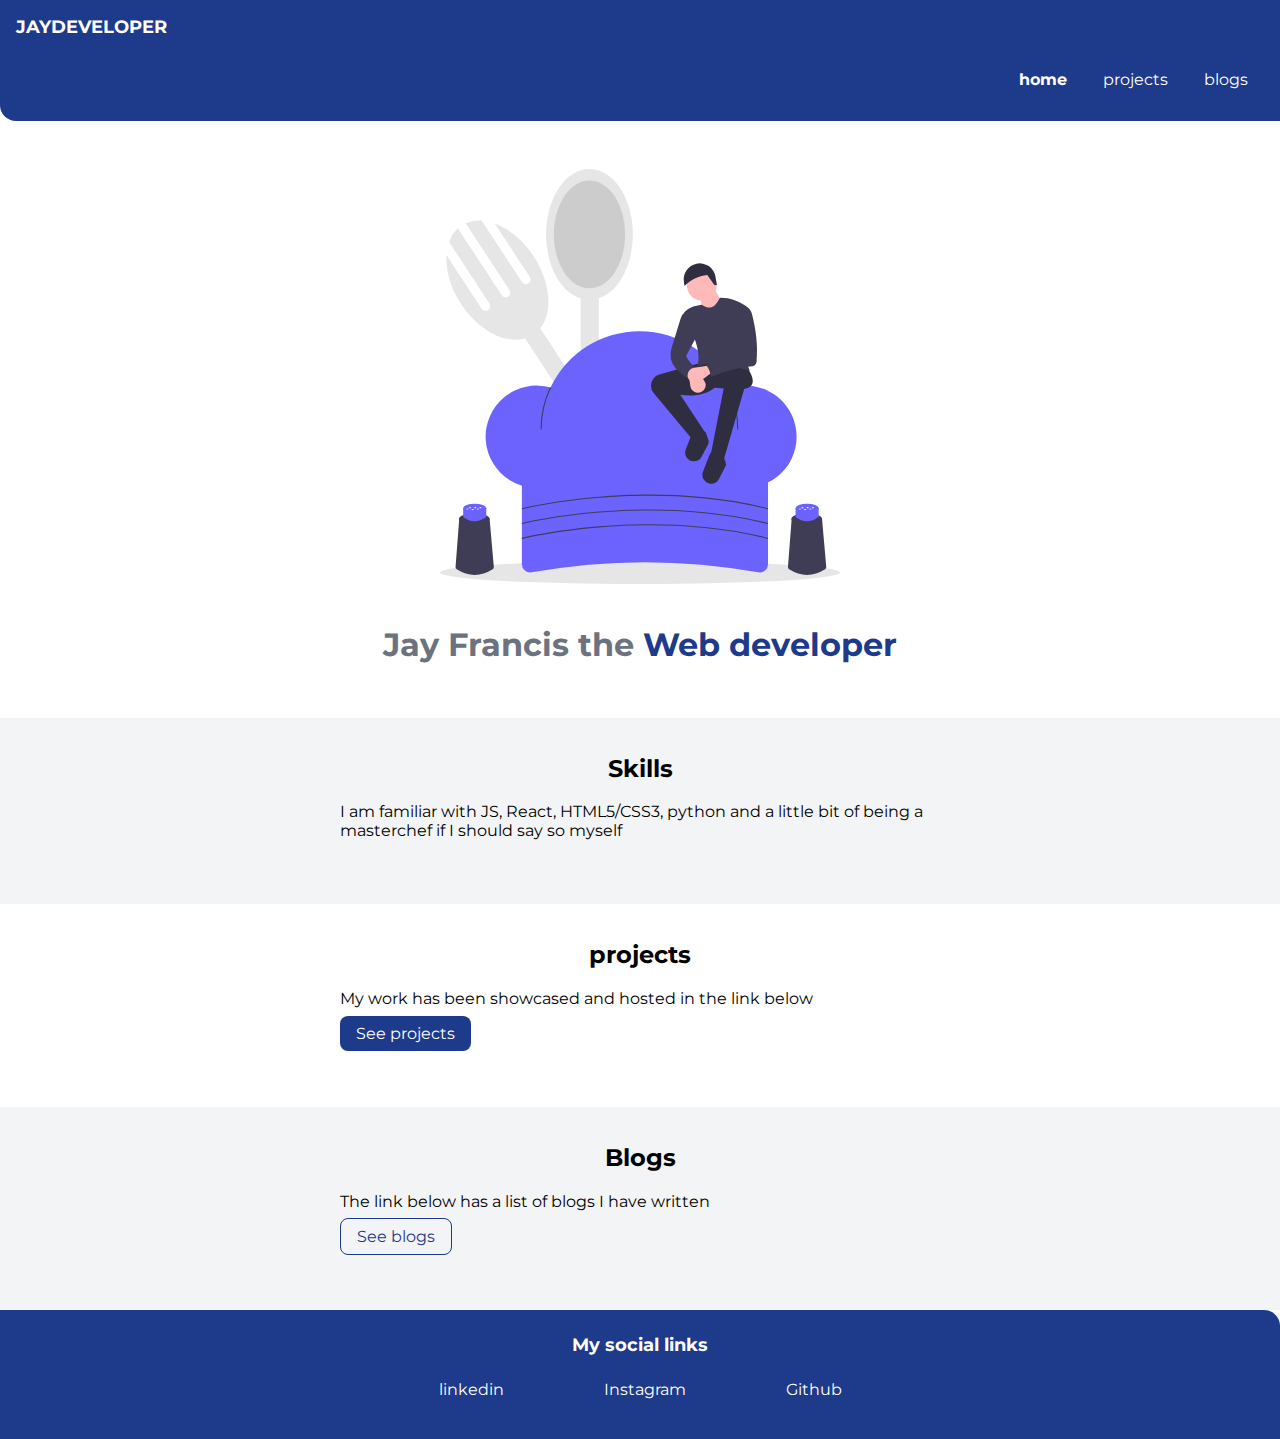
<file: index.html>
<!DOCTYPE html>
<html lang="en">
<head>
    <meta charset="UTF-8">
    <meta http-equiv="X-UA-Compatible" content="IE=edge">
    <meta name="viewport" content="width=device-width, initial-scale=1.0">
    <title>Home | Jay francis</title>
    <link href="/styles.css" rel="stylesheet" />
</head>
<body>
    <nav class="navigation">
        <div class="container">
            <div class="brand">JAYDEVELOPER</div>
            <ul class="nav-options">
                <li class="inline-list"><a class="link link-active" href="index.html">home</a></li>
                <li class="inline-list"><a class="link" href="projects.html">projects</a></li>
                <li class="inline-list"><a class="link" href="blogs.html">blogs</a></li>
            </ul>
        </div>


    </nav>

    <header class="container hero">
        <img class="hero-img" src="/images/hero.svg" />
        <h1>Jay Francis the <span class="hero-inverted" >Web developer</span></h1>
    </header>

    <section class="secondary-sec">
        <div class="container container-centre ">
            
            <h2>Skills</h2>
            <p>I am familiar with JS, React, HTML5/CSS3, python and a little bit of being a masterchef if I should say so myself</p>
        
        </div>
    </section>

    <section class="section">
        <div class="container container-centre">

            <h2>projects</h2>
            <p>My work has been showcased and hosted in the link below</p>
            <a class="link primary-link" href="/projects.html">See projects</a>
        </div>
    </section>

    <section class="secondary-sec">
        <div class="container container-centre ">
            
            <h2>Blogs</h2>
            <p>The link below has a list of blogs I have written</p>
            <a class="link secondary-link" href="/blogs.html">See blogs</a>
        
        </div>
    </section>

    <footer class="footer">
        <div class="footer-header">My social links</div>
        <ul class="social-links">
            <li class="inline-list"><a class="link" href="https://www.linkedin.com/in/jaideep-francis-76a5a51b3/">linkedin</a> </li>
            <li class="inline-list"><a class="link" href="https://www.instagram.com/not_so_deep/">Instagram</a> </li>
            <li class="inline-list"><a class="link" href="https://github.com/jayfranco999">Github</a> </li>

        </ul>
    </footer>
</body>
</html>
</file>
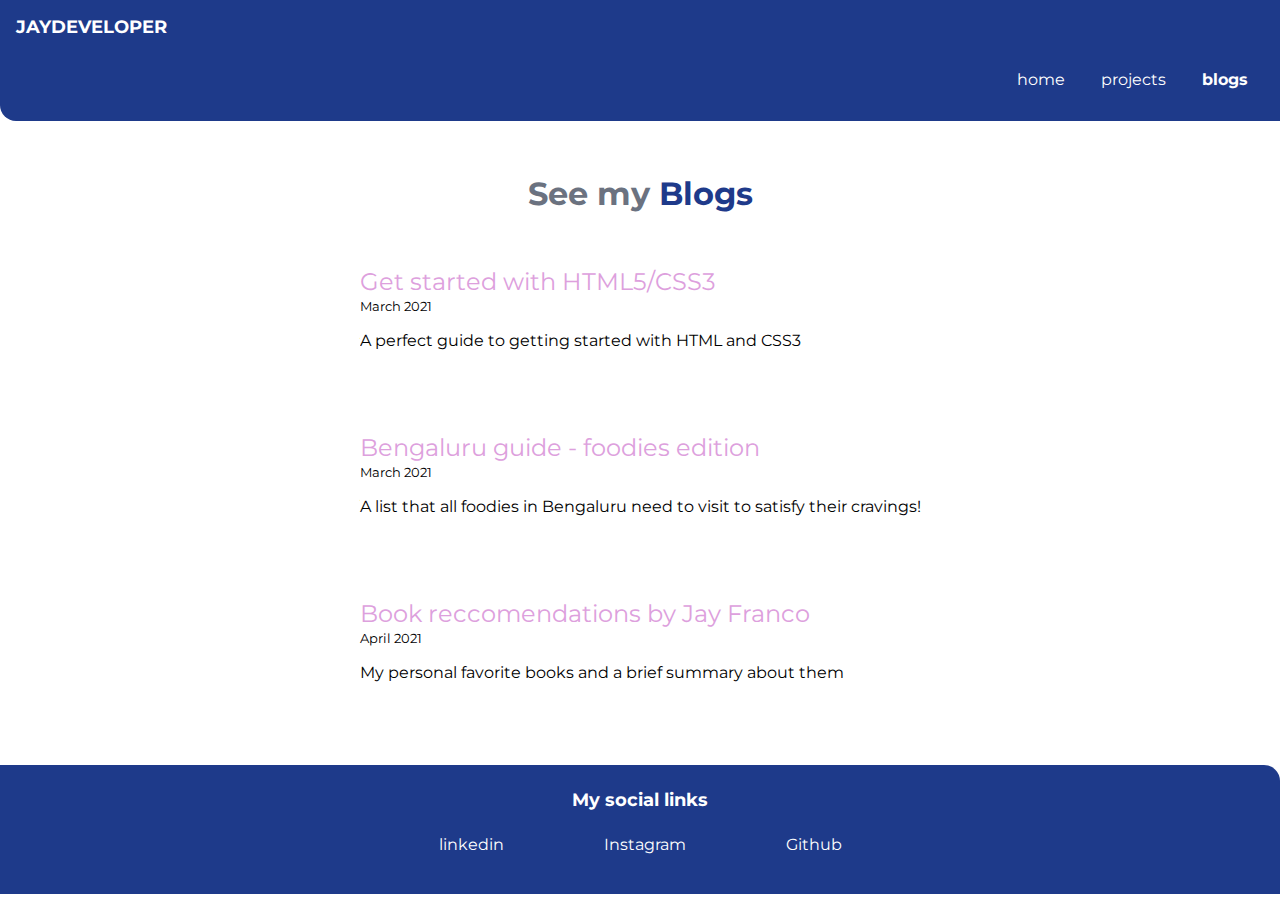
<file: blogs.html>
<!DOCTYPE html>
<html lang="en">

<head>
    <meta charset="UTF-8">
    <meta http-equiv="X-UA-Compatible" content="IE=edge">
    <meta name="viewport" content="width=device-width, initial-scale=1.0">
    <title>Blogs | Jay Franco</title>
    <link href="/styles.css" rel="stylesheet" />

</head>

<body>
    <nav class="navigation">
        <div class="container">
            <div class="brand">JAYDEVELOPER</div>
            <ul class="nav-options">
                <li class="inline-list"><a class="link " href="index.html">home</a></li>
                <li class="inline-list"><a class="link" href="projects.html">projects</a></li>
                <li class="inline-list"><a class="link link-active" href="blogs.html">blogs</a></li>
            </ul>
        </div>


    </nav>

    <header class="container hero">
        <h1>See my <span class="hero-inverted">Blogs</span></h1>
    </header>

    <ul class="unordered-list">
        <li class="container container-centre">
            <a href="webdes.html" class="link blog-link">Get started with HTML5/CSS3</a>
            <br>
            <small>March 2021</small>
            <p>A perfect guide to getting started with HTML and CSS3</p>
            <br>

        </li>

        <li class="container container-centre">
            <a href="foodies.html" class="link blog-link">Bengaluru guide - foodies edition</a>
            <br>
            <small>March 2021</small>
            <p>A list that all foodies in Bengaluru need to visit to satisfy their cravings!</p>
            <br>
        </li>

        <li class="container container-centre">
            <a href="books.html" class="link blog-link">Book reccomendations by Jay Franco</a>
            <br>
            <small>April 2021</small>
            <p>My personal favorite books and a brief summary about them</p>
            <br>
        </li>



    </ul>
    <footer class="footer">
        <div class="footer-header">My social links</div>
        <ul class="social-links">
            <li class="inline-list"><a class="link"
                    href="https://www.linkedin.com/in/jaideep-francis-76a5a51b3/">linkedin</a> </li>
            <li class="inline-list"><a class="link" href="https://www.instagram.com/not_so_deep/">Instagram</a> </li>
            <li class="inline-list"><a class="link" href="https://github.com/jayfranco999">Github</a> </li>

        </ul>
    </footer>




</body>

</html>
</file>
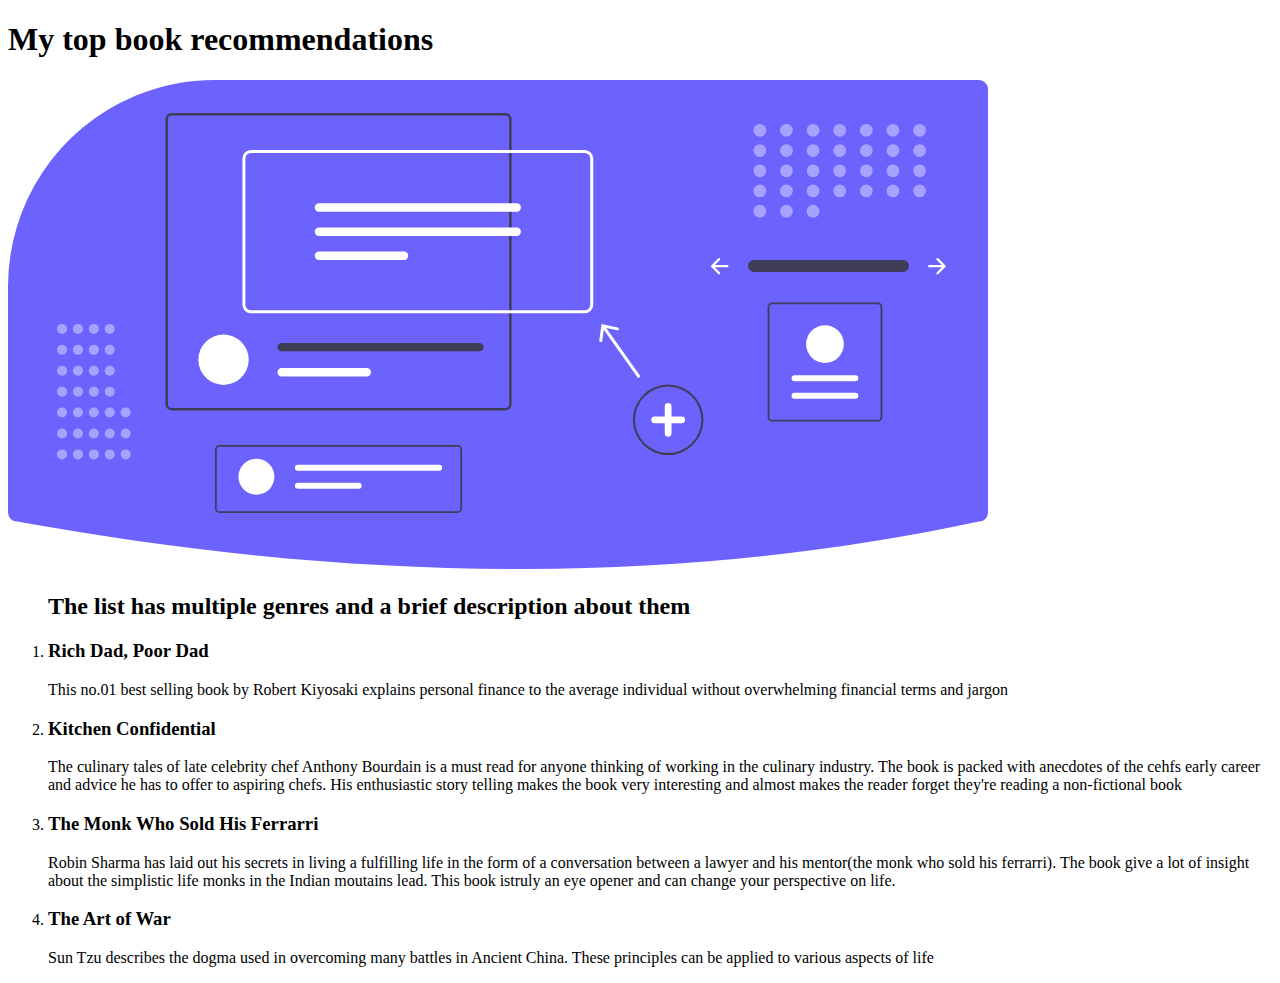
<file: books.html>
<!DOCTYPE html>
<html lang="en">
<head>
    <meta charset="UTF-8">
    <meta http-equiv="X-UA-Compatible" content="IE=edge">
    <meta name="viewport" content="width=device-width, initial-scale=1.0">
    <title>My library</title>
</head>
<body>
    <h1>My top book recommendations</h1>
    <img src="images/design.svg"/>

    <ol>

        <h2>The list has multiple genres and a brief description about them</h2>

        <li>
            <h3>Rich Dad, Poor Dad</h3>
            <p>This no.01 best selling book by Robert Kiyosaki explains personal finance to the average individual without overwhelming financial terms and jargon</p>
        </li>
        <li>
            <h3>Kitchen Confidential</h3>
            <p>The culinary tales of late celebrity chef Anthony Bourdain is a must read for anyone thinking of working in the culinary industry. The book is packed with anecdotes of the cehfs early career and advice he has to offer to aspiring chefs. His enthusiastic story telling makes the book very interesting and almost makes the reader forget they're reading a non-fictional book</p>
        </li>
        <li>
            <h3>The Monk Who Sold His Ferrarri</h3>
            <p>Robin Sharma has laid out his secrets in living a fulfilling life in the form of a conversation between a lawyer and his mentor(the monk who sold his ferrarri). The book give a lot of insight about the simplistic life monks in the Indian moutains lead. This book istruly an eye opener and can change your perspective on life.</p>
        </li>
        <li>
            <h3>The Art of War</h3>
            <p>Sun Tzu describes the dogma used in overcoming many battles in Ancient China. These principles can be applied to various aspects of life</p>
        </li>

    
    </ol>
</body>
</html>
</file>
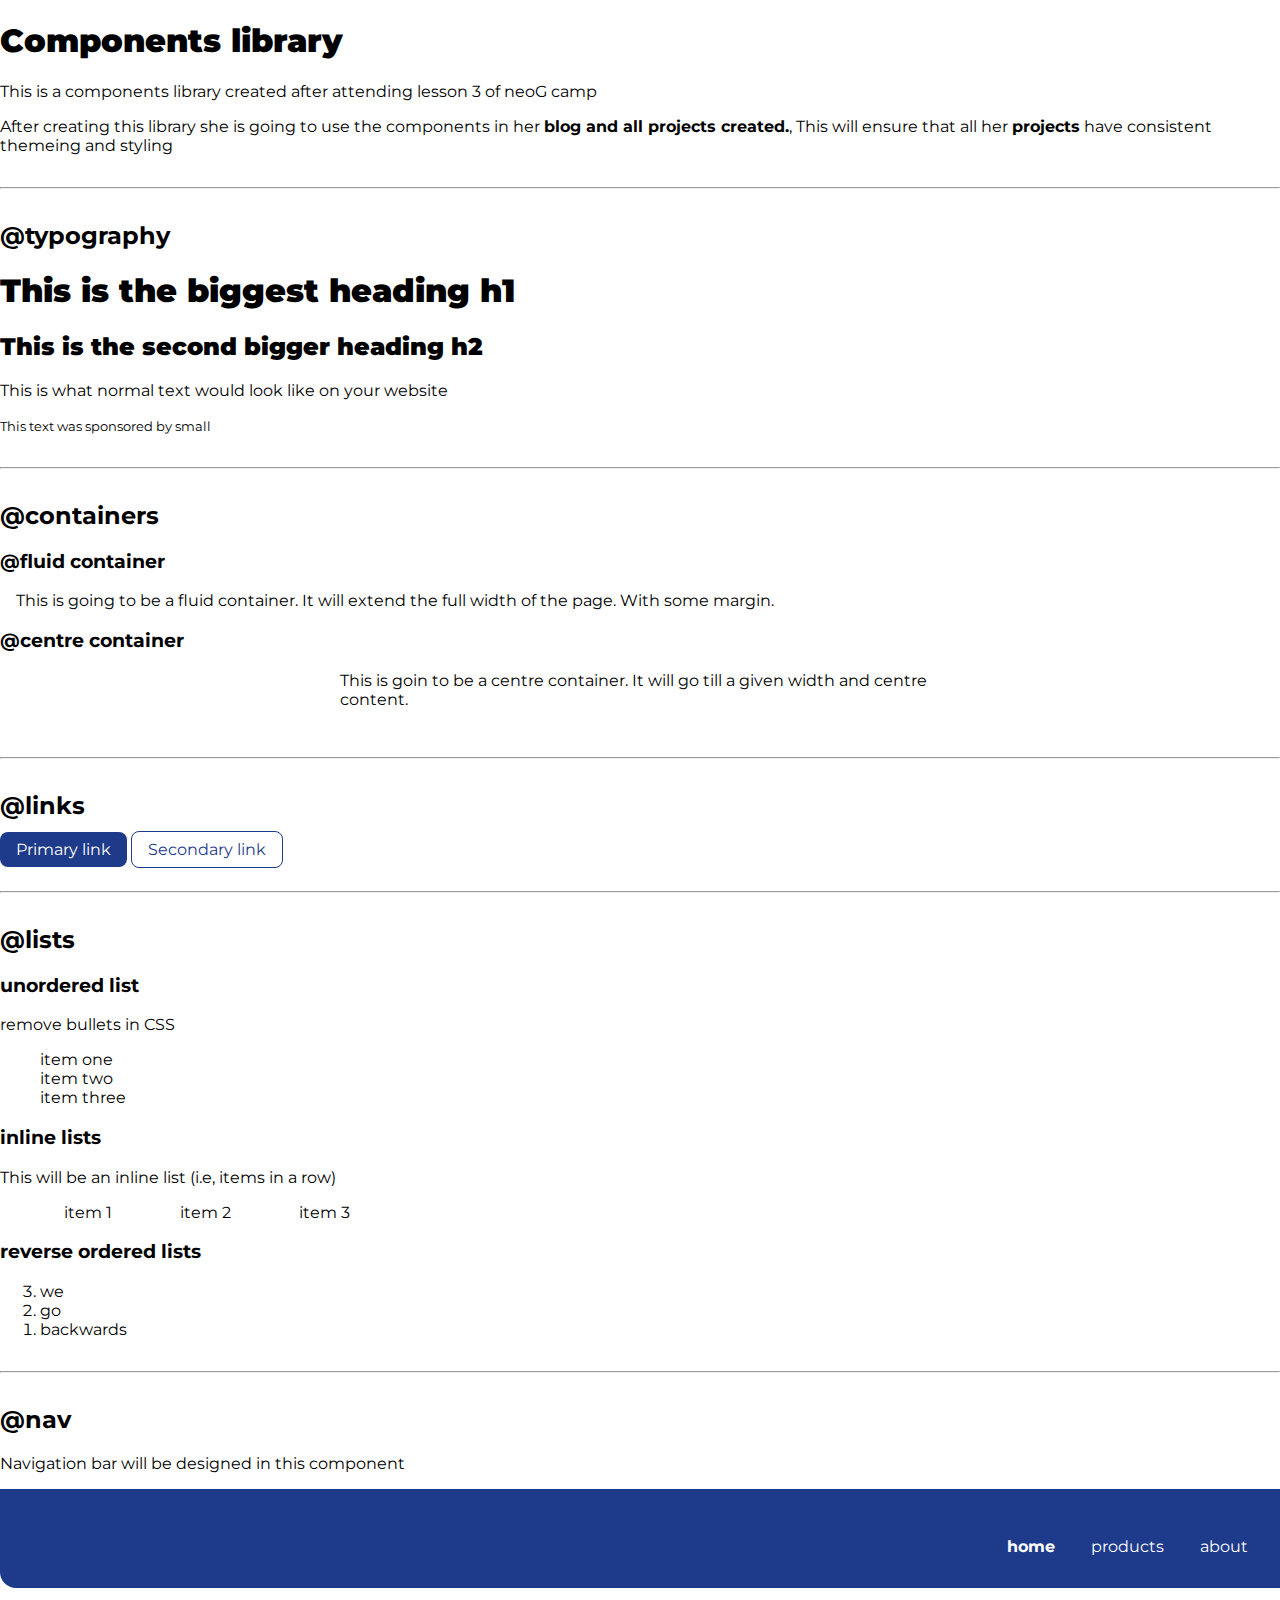
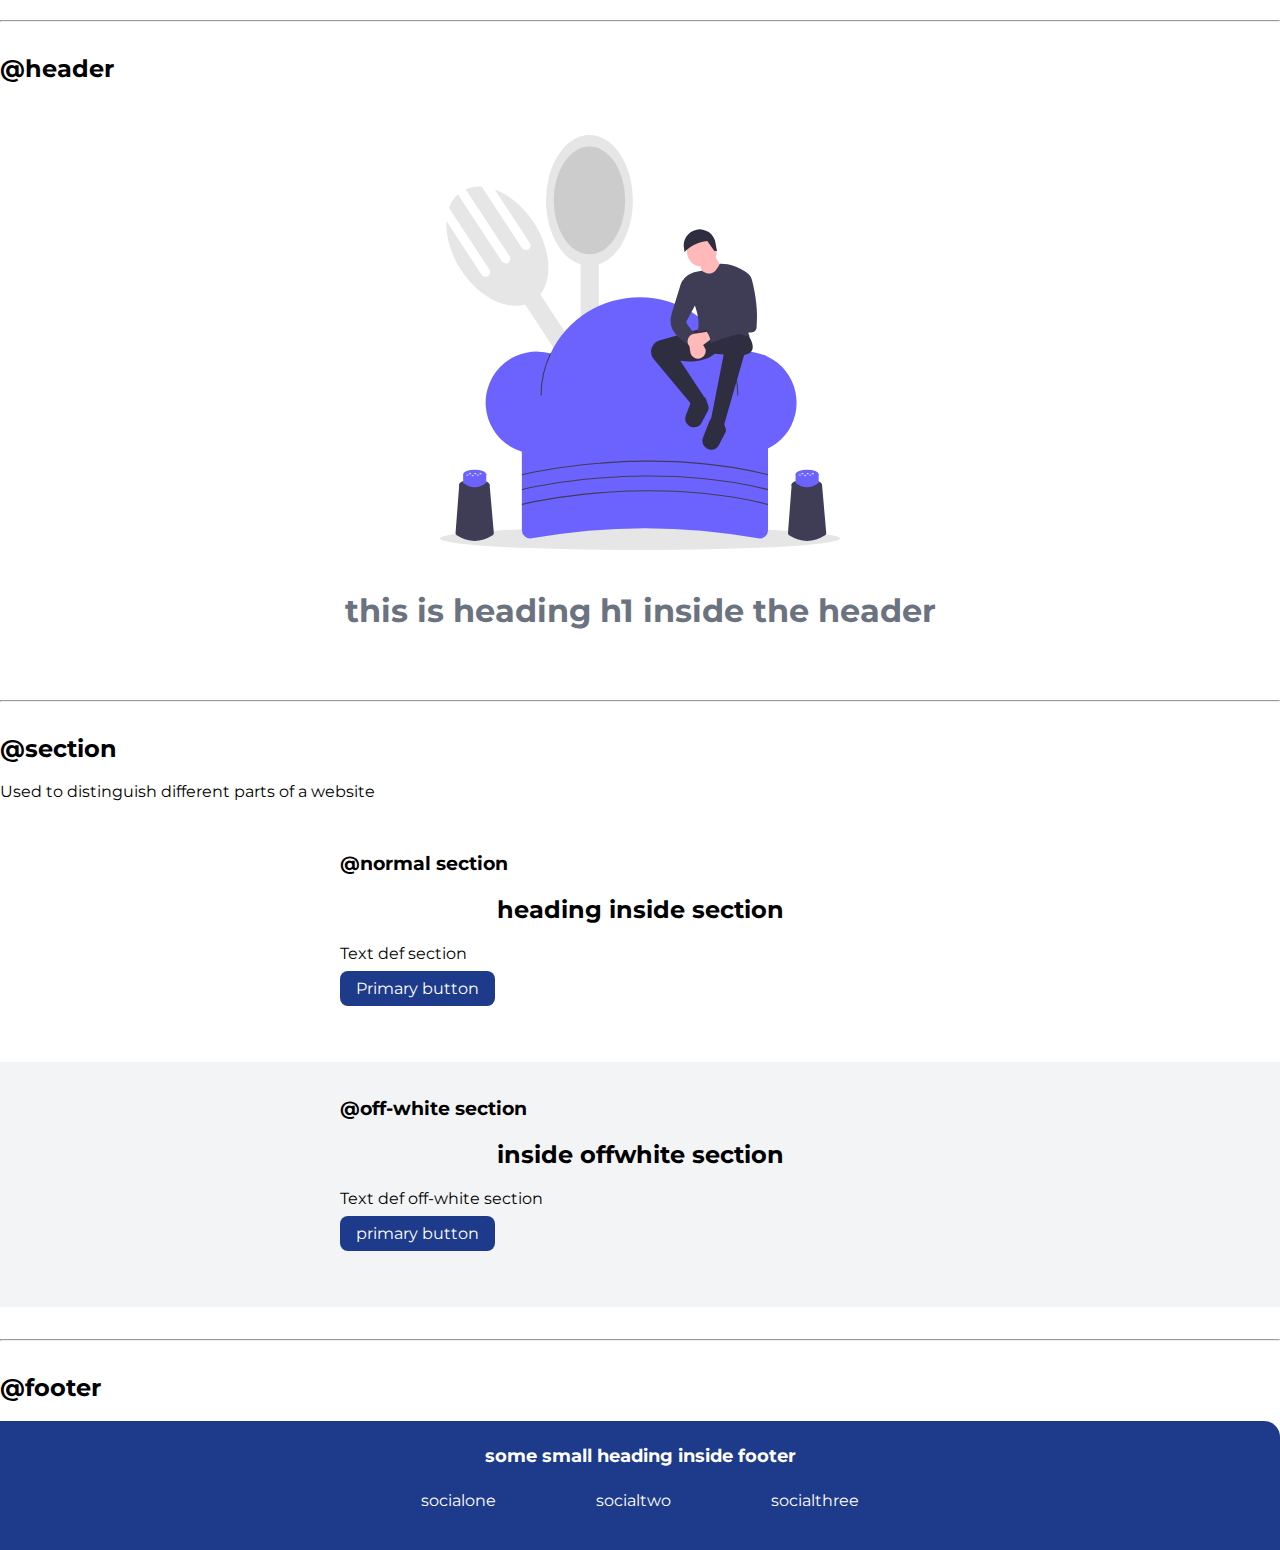
<file: components.html>
<!DOCTYPE html>
<html lang="en">

<head>
    <meta charset="UTF-8">
    <meta http-equiv="X-UA-Compatible" content="IE=edge">
    <meta name="viewport" content="width=device-width, initial-scale=1.0">
    <link href="/styles.css" rel="stylesheet" />
    <title>jay's components library</title>
</head>

<body>
    <h1><strong>Components library</strong></h1>
    <p>This is a components library created after attending lesson 3 of neoG camp</p>
    <p>After creating this library she is going to use the components in her <strong>blog and all projects
            created.</strong>, This will ensure that all her <strong>projects</strong> have consistent themeing and
        styling
    </p>
    <hr>
    <h2>@typography</h2>
    <h1><strong> This is the biggest heading h1</strong></h1>
    <h2><strong>This is the second bigger heading h2</strong></h2>
    <p>This is what normal text would look like on your website</p>
    <small class="sm-text">This text was sponsored by small</small>
    <hr>

    <h2>@containers</h2>
    <h3>@fluid container</h3>
    <div class="container">

        <p>This is going to be a fluid container. It will extend the full width of the page. With some margin.</p>
    </div>
    <h3>@centre container</h3>
    <div class="container container-centre">
        <p> This is goin to be a centre container. It will go till a given width and centre content.</p>
    </div>
    <hr>
    <h2>@links</h2>
    <a class=" link primary-link" href="components.html">Primary link</a>
    <a class="link secondary-link" href="components.html">Secondary link</a>
    <hr>
    <h2>@lists</h2>
    <h3>unordered list</h3>
    <p>remove bullets in CSS</p>
    <ul class="unordered-list">
        <li>item one</li>
        <li>item two</li>
        <li>item three</li>
    </ul>
    <h3>inline lists</h3>
    <p>This will be an inline list (i.e, items in a row)</p>
    <ul class="inline-list">
        <li class="inline-list">item 1</li>
        <li class="inline-list">item 2</li>
        <li class="inline-list"> item 3</li>
    </ul>
    <h3>reverse ordered lists</h3>
    <ol reversed>
        <li>we</li>
        <li>go</li>
        <li>backwards</li>
    </ol>
    <hr>
    <h2>@nav</h2>
    <p>Navigation bar will be designed in this component</p>
    <nav class="navigation">
        <div class="container">
            <div class="brand"></div>
            <ul class="nav-options">
                <li class="inline-list"><a class="link link-active" href="components.html">home</a></li>
                <li class="inline-list"><a class="link" href="components.html">products</a></li>
                <li class="inline-list"><a class="link" href="components.html">about</a></li>
            </ul>
        </div>

    </nav>
    <hr>

    <h2>@header</h2>
    <header class="container hero">
        <img class="hero-img" src="/images/hero.svg" />
        <h1>this is heading h1 inside the header</h1>
    </header>

    <hr>

    <h2>@section</h2>
    <p>Used to distinguish different parts of a website</p>
    <section class="section">
        <div class="container container-centre">
            <h3>@normal section</h3>

            <h2>heading inside section</h2>
            <p>Text def section</p>
            <a class="link primary-link" href="components.html">Primary button</a>
        </div>
    </section>
    <section class="secondary-sec">
        <div class="container container-centre ">
            <h3>@off-white section</h3>
            <h2>inside offwhite section</h2>
            <p>Text def off-white section</p>
            <a class="link primary-link" href="components.html">primary button</a>
        </div>
    </section>

    <hr>

    <h2>@footer</h2>
    <footer class="footer">
        <div class="footer-header">some small heading inside footer</div>
        <ul class="social-links">
            <li class="inline-list"><a class="link" href="/">socialone</a> </li>
            <li class="inline-list"><a class="link" href="/">socialtwo</a> </li>
            <li class="inline-list"><a class="link" href="/">socialthree</a> </li>

        </ul>
    </footer>


</body>

</html>
</file>
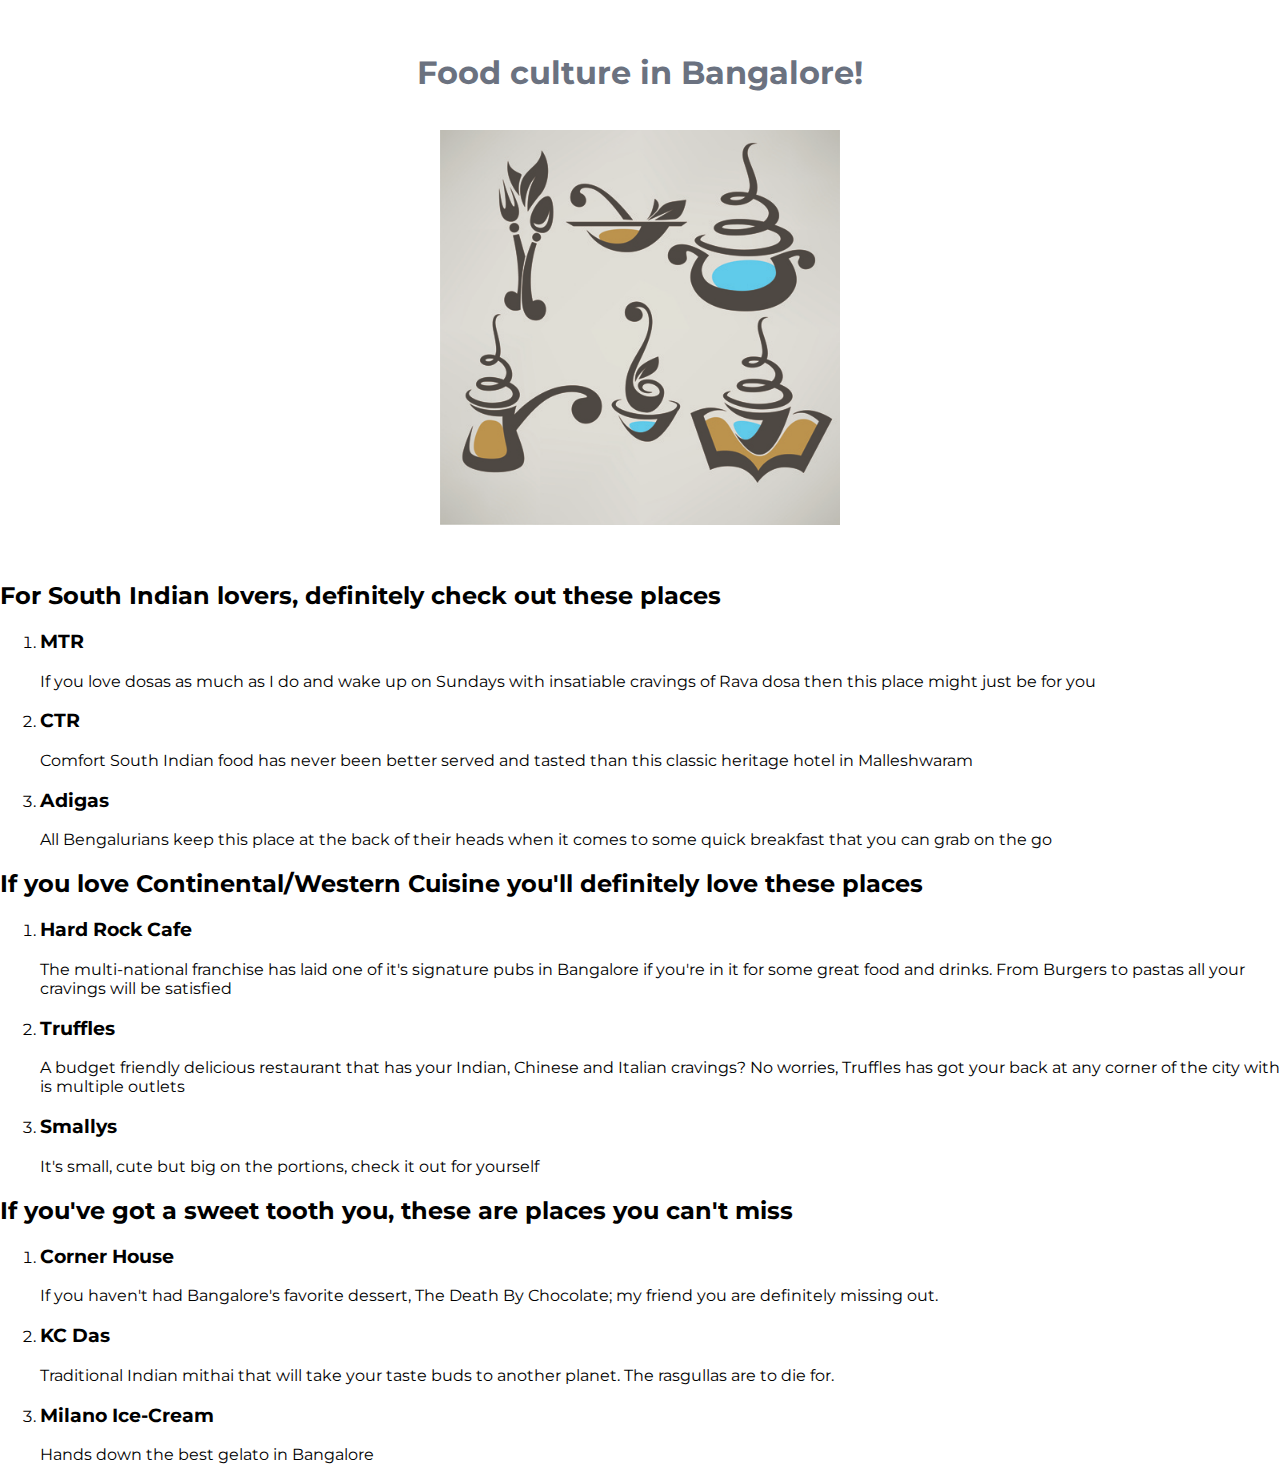
<file: foodies.html>
<!DOCTYPE html>
<html lang="en">

<head>
    <meta charset="UTF-8">
    <meta http-equiv="X-UA-Compatible" content="IE=edge">
    <meta name="viewport" content="width=device-width, initial-scale=1.0">
    <title>The Ultimate Foodie Guide</title>
    <link href="/styles.css" rel="stylesheet" />
</head>

<body>
    <header class="hero container">
        <h1>Food culture in Bangalore!</h1>
        <img class="hero-img" src="/images/food.jpeg" />
    </header>

    <h2>For South Indian lovers, definitely check out these places</h2>
    <ol>
        <li>
            <h3>MTR</h3>
            <p>If you love dosas as much as I do and wake up on Sundays with insatiable cravings of Rava dosa then this
                place might just be for you</p>
        </li>
        <li>
            <h3>CTR</h3>
            <p>Comfort South Indian food has never been better served and tasted than this classic heritage hotel in Malleshwaram</p>
        </li>
        <li>
            <h3>Adigas</h3>
            <p>All Bengalurians keep this place at the back of their heads when it comes to some quick breakfast that you can grab on the go</p>
        </li>
        
    </ol>

    <h2>If you love Continental/Western Cuisine you'll definitely love these places</h2>
    <ol>
        <li>
            <h3>Hard Rock Cafe</h3>
            <p>The multi-national franchise has laid one of it's signature pubs in Bangalore if you're in it for some great food and drinks. From Burgers to pastas all your cravings will be satisfied</p>
        </li>
        <li>
            <h3>Truffles</h3>
            <p>A budget friendly delicious restaurant that has your Indian, Chinese and Italian cravings? No worries, Truffles has got your back at any corner of the city with is multiple outlets</p>
        </li>
        <li>
            <h3>Smallys</h3>
            <p>It's small, cute but big on the portions, check it out for yourself</p>
        </li>
        
    </ol>

    <h2>If you've got a sweet tooth you, these are places you can't miss</h2>
    <ol>
        <li>
            <h3>Corner House</h3>
            <p>If you haven't had Bangalore's favorite dessert, The Death By Chocolate; my friend you are definitely missing out.</p>
        </li>
        <li>
            <h3>KC Das</h3>
            <p>Traditional Indian mithai that will take your taste buds to another planet. The rasgullas are to die for.</p>
        </li>
        <li>
            <h3>Milano Ice-Cream</h3>
            <p>Hands down the best gelato in Bangalore</p>
        </li>
    </ol>


</body>

</html>
</file>
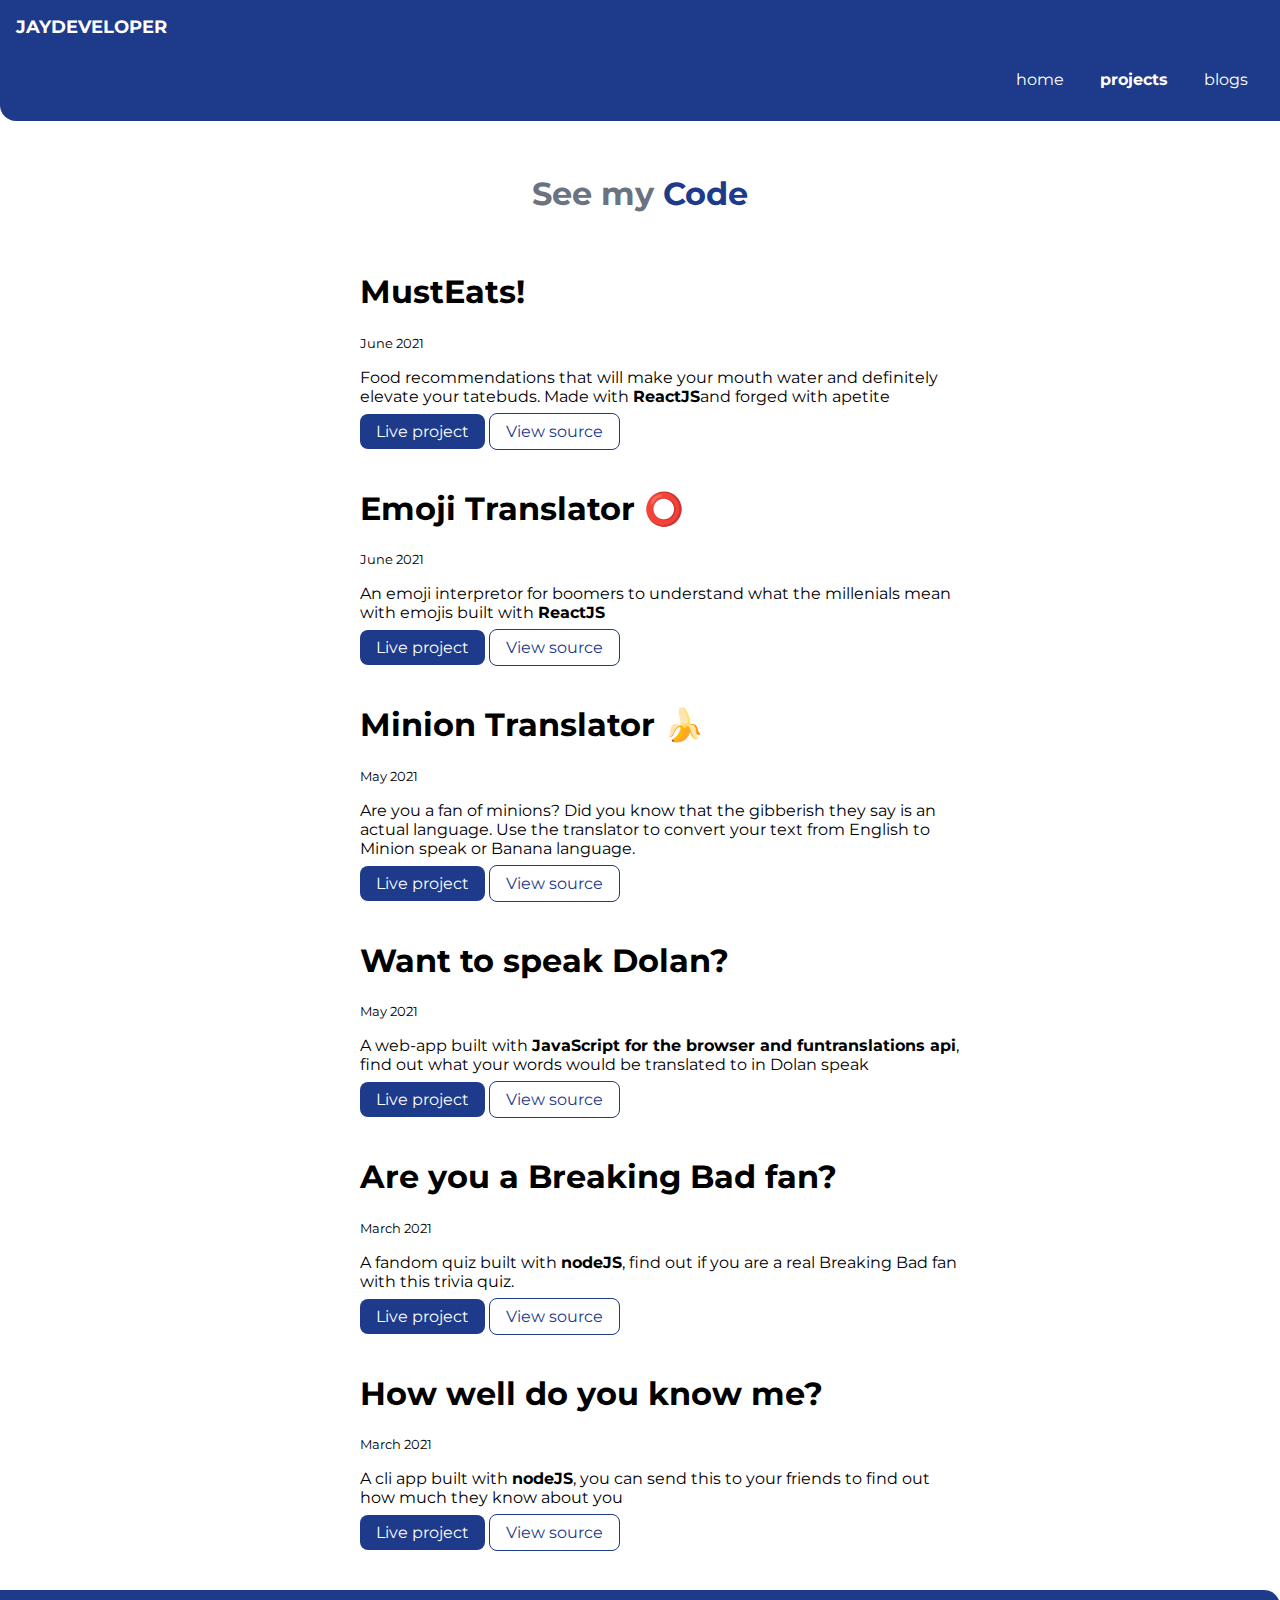
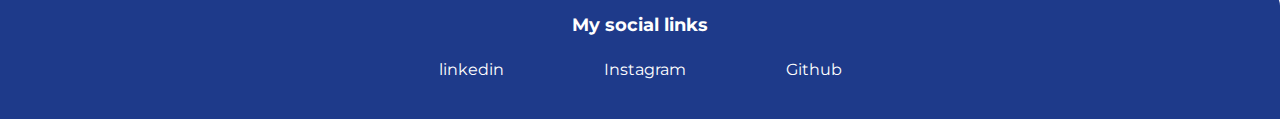
<file: projects.html>
<!DOCTYPE html>
<html lang="en">

<head>
    <meta charset="UTF-8">
    <meta http-equiv="X-UA-Compatible" content="IE=edge">
    <meta name="viewport" content="width=device-width, initial-scale=1.0">
    <title>Projects | Jay Francis</title>
    <link href="/styles.css" rel="stylesheet" />

</head>

<body>
    <nav class="navigation">
        <div class="container">
            <div class="brand">JAYDEVELOPER</div>
            <ul class="nav-options">
                <li class="inline-list"><a class="link " href="index.html">home</a></li>
                <li class="inline-list"><a class="link link-active" href="projects.html">projects</a></li>
                <li class="inline-list"><a class="link" href="blogs.html">blogs</a></li>
            </ul>
        </div>


    </nav>

    <header class="container hero">
        <h1>See my <span class="hero-inverted">Code</span></h1>
    </header>
    <ul class="unordered-list">
        <li class="container container-centre">
            <h1>MustEats!</h1>
            <small>June 2021</small>
            <p>Food recommendations that will make your mouth water and definitely elevate your tatebuds. Made with
                <strong>ReactJS</strong>and forged with apetite</p>
            <a class="link primary-link" href="https://quhpk.csb.app/">Live project</a>
            <a class="link secondary-link" href="https://codesandbox.io/s/musteatswebsite-quhpk">View source</a>
        </li>
        <li class="container container-centre">
            <h1>Emoji Translator ⭕️</h1>
            <small>June 2021</small>
            <p>An emoji interpretor for boomers to understand what the millenials mean with emojis built with
                <strong>ReactJS</strong></p>
            <a class="link primary-link" href="https://2lhlr.csb.app/">Live project</a>
            <a class="link secondary-link"
                href="https://codesandbox.io/s/knowyouremojis-2lhlr?file=/src/styles.css">View source</a>
        </li>
        <li class="container container-centre">
            <h1>Minion Translator 🍌</h1>
            <small>May 2021</small>
            <p>Are you a fan of minions? Did you know that the gibberish they say is an actual language. Use the
                translator to convert your text from English to Minion speak or Banana language.</p>
            <a class="link primary-link" href="https://minionspeaker.netlify.app/">Live project</a>
            <a class="link secondary-link" href="https://github.com/jayfranco999/Minion-Translation">View source</a>
        </li>
        <li class="container container-centre">
            <h1>Want to speak Dolan?</h1>
            <small>May 2021</small>
            <p>A web-app built with <strong>JavaScript for the browser and funtranslations api</strong>, find out what
                your words would be translated to in Dolan speak</p>
            <a class="link primary-link" href="https://jais-dolan.netlify.app/">Live project</a>
            <a class="link secondary-link" href="https://github.com/jayfranco999/neogcamp-dolan-speak">View source</a>
        </li>

        <li class="container container-centre">
            <h1>Are you a Breaking Bad fan?</h1>
            <small>March 2021</small>
            <p>A fandom quiz built with <strong>nodeJS</strong>, find out if you are a real Breaking Bad fan with this trivia quiz.</p>
            <a class="link primary-link" href="https://replit.com/@JayFrancis/Breaking-Bad-trivia?embed=1&output=1#index.js">Live project</a>
            <a class="link secondary-link" href="https://replit.com/@JayFrancis/Breaking-Bad-trivia#index.js">View source</a>
        </li>

        <li class="container container-centre">
            <h1>How well do you know me?</h1>
            <small>March 2021</small>
            <p>A cli app built with <strong>nodeJS</strong>, you can send this to your friends to find out how much they
                know about you</p>
            <a class="link primary-link"
                href="https://replit.com/@JayFrancis/How-well-do-you-know-me?embed=1&output=1">Live project</a>
            <a class="link secondary-link" href="https://replit.com/@JayFrancis/How-well-do-you-know-me#index.js">View
                source</a>
        </li>
    </ul>
    <footer class="footer">
        <div class="footer-header">My social links</div>
        <ul class="social-links">
            <li class="inline-list"><a class="link"
                    href="https://www.linkedin.com/in/jaideep-francis-76a5a51b3/">linkedin</a> </li>
            <li class="inline-list"><a class="link" href="https://www.instagram.com/not_so_deep/">Instagram</a> </li>
            <li class="inline-list"><a class="link" href="https://github.com/jayfranco999">Github</a> </li>

        </ul>
    </footer>
</body>

</html>
</body>

</html>
</file>
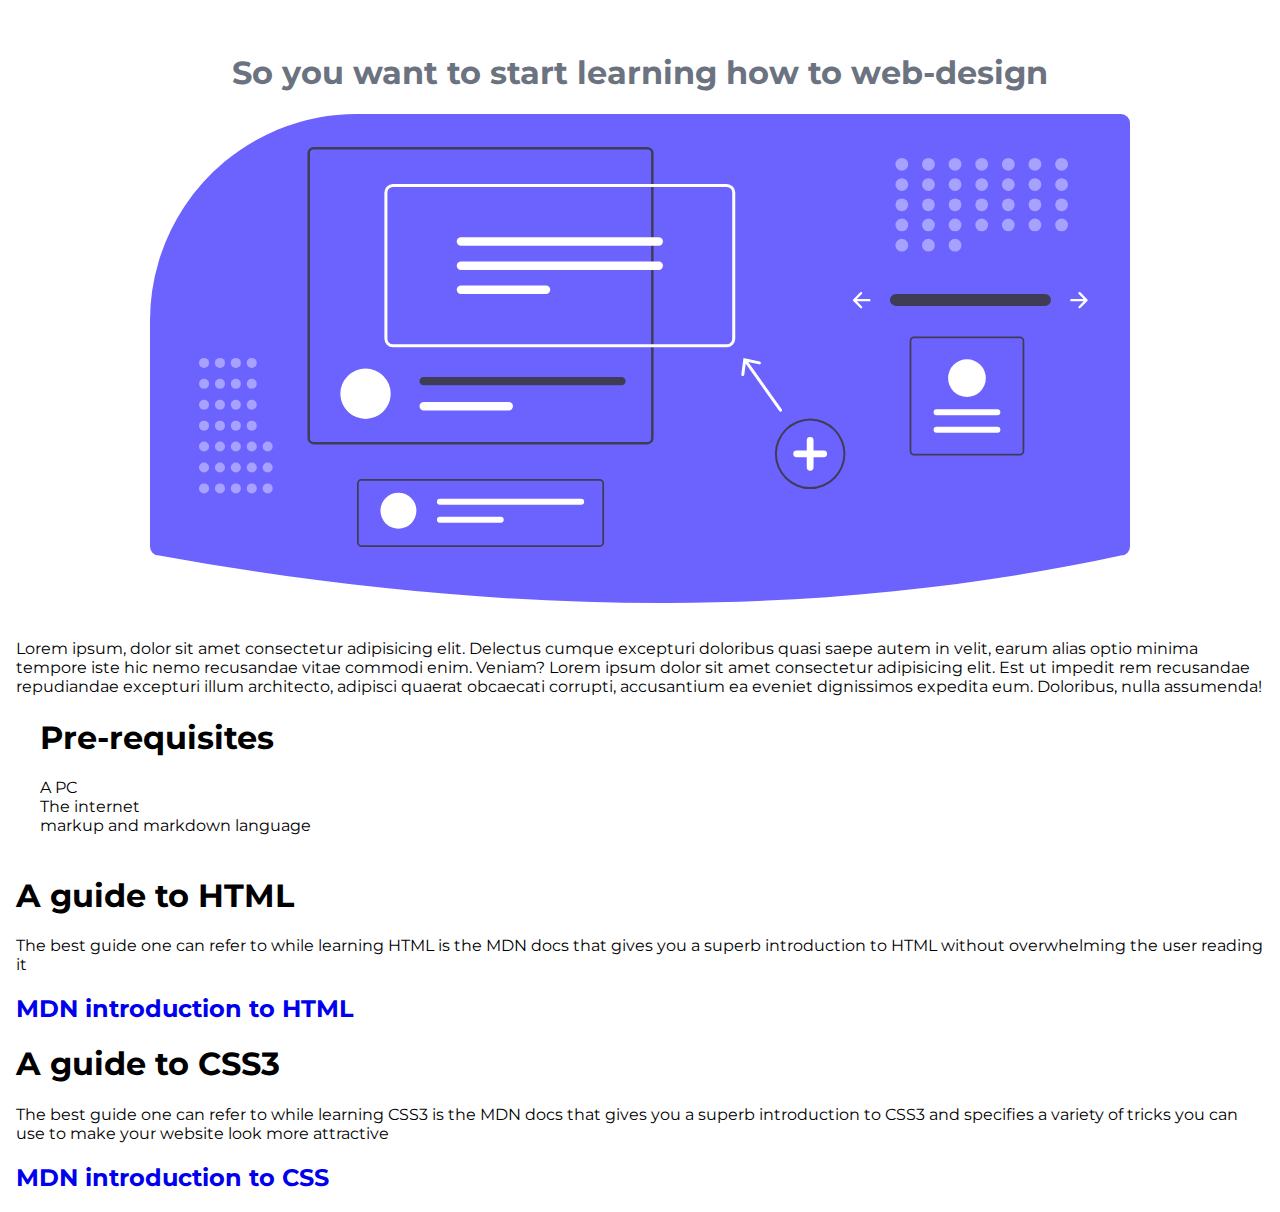
<file: webdes.html>
<!DOCTYPE html>
<html lang="en">
<head>
    <meta charset="UTF-8">
    <meta http-equiv="X-UA-Compatible" content="IE=edge">
    <meta name="viewport" content="width=device-width, initial-scale=1.0">
    <title>An intro to web design</title>
    <link href="/styles.css" rel="stylesheet" />

</head>
<body>
    <header class="hero container">
        <h1>So you want to start learning how to web-design</h1>
        <img  src="/images/design.svg"/>
    </header>

    <div class="container">
        <p>Lorem ipsum, dolor sit amet consectetur adipisicing elit. Delectus cumque excepturi doloribus quasi saepe autem in velit, earum alias optio minima tempore iste hic nemo recusandae vitae commodi enim. Veniam? Lorem ipsum dolor sit amet consectetur adipisicing elit. Est ut impedit rem recusandae repudiandae excepturi illum architecto, adipisci quaerat obcaecati corrupti, accusantium ea eveniet dignissimos expedita eum. Doloribus, nulla assumenda!</p>
    </div>

    <ul class="unordered-list">
        <h1>Pre-requisites</h1>
        <li>A PC</li>
        <li>The internet</li>
        <li> markup and markdown language</li>
        <br>


    
    </ul>
    <div class="container">
    <h1>A guide to HTML</h1>
    <p>The best guide one can refer to while learning HTML is the MDN docs that gives you a superb introduction to HTML without overwhelming the user reading it</p>
    <h2><a style="text-decoration: none;" href="https://developer.mozilla.org/en-US/docs/Learn/HTML">MDN introduction to HTML</a></h2>
    </div>

    <div class="container">
        <h1>A guide to CSS3</h1>
        <p>The best guide one can refer to while learning CSS3 is the MDN docs that gives you a superb introduction to CSS3 and specifies a variety of tricks you can use to make your website look more attractive</p>
        <h2><a style="text-decoration: none;" href="https://developer.mozilla.org/en-US/docs/Learn/CSS">MDN introduction to CSS</a></h2>
    </div>
</body>
</html>
</file>
<file: styles.css>
@import url('https://fonts.googleapis.com/css2?family=Montserrat:wght@400;700&display=swap');

body{
    font-family: 'Comfortaa', cursive;
font-family: 'Montserrat', sans-serif;
margin:0;
}
h1{
    font-weight: bolder;
}

hr{
    margin: 2rem 0rem;
}

:root{
    --primary-color:#1E3A8A;
    --off-white: #F3F4F6;
    --dark-gray: #6B7280;
}

.sm-text{
    font-size: 0.8rem;
}

.container{
    margin: 1rem;
}

.container-centre{
    max-width: 600px;
    margin: auto;
    margin-bottom: 3rem;
}

.link{
    text-decoration: none;
    padding: 0.5rem 1rem;
    box-sizing: border-box;
    color: white;
    
}

.primary-link{
    background-color: var(--primary-color);
    color: white;
    border-radius: 0.5rem;
}

.secondary-link{
color: var(--primary-color);
border: 1px solid var(--primary-color);
border-radius: 0.5rem;
}

.unordered-list{
    list-style: none;

}

.inline-list{
    list-style: none;
    display:inline;
    padding: 2rem;
}

.link-active{
    font-weight: bold;
}

.navigation{
    background-color: var(--primary-color);
    padding-bottom: 2rem;
    padding-top: 1rem;
    color: white;
    border-bottom-left-radius: 1rem;
    
}
.navigation .brand{
    font-weight: bold;
    padding-bottom: 1rem;
    font-size: large;

    
}

.navigation .container{
    margin: 0;
    padding-right: 1rem;
    padding-left: 1rem;

}

.navigation .nav-options{
    text-align: right;
    margin-bottom: 0;
}

.navigation .inline-list{
    padding: 0;
}

.hero {
    padding: 1rem;
    text-align: center;
    color: var(--dark-gray);
}    

.hero .hero-img{
    max-width: 400px;
    padding:1rem;
}

.hero .hero-inverted{
    color: var(--primary-color);
}

.section{
    padding:1rem;
}
.section h2{
text-align: center;
}
.secondary-sec h2{
    text-align: center;
}

.secondary-sec{
    padding:1rem;
    background-color: var(--off-white);
}

.footer{
    border-top-right-radius: 1rem;
    background-color: var(--primary-color);
    padding:1.5rem
    
    
}

.footer .footer-header{
    color: white;
    text-align: center;
    font-weight: bolder;
    font-size: large;
    margin-bottom: 1.5rem;
}

.footer .social-links{
    text-align: center;
    padding:0;
}

.blog-link{
    color: plum;
    font-size: x-large;
    padding: 0;
}
</file>
